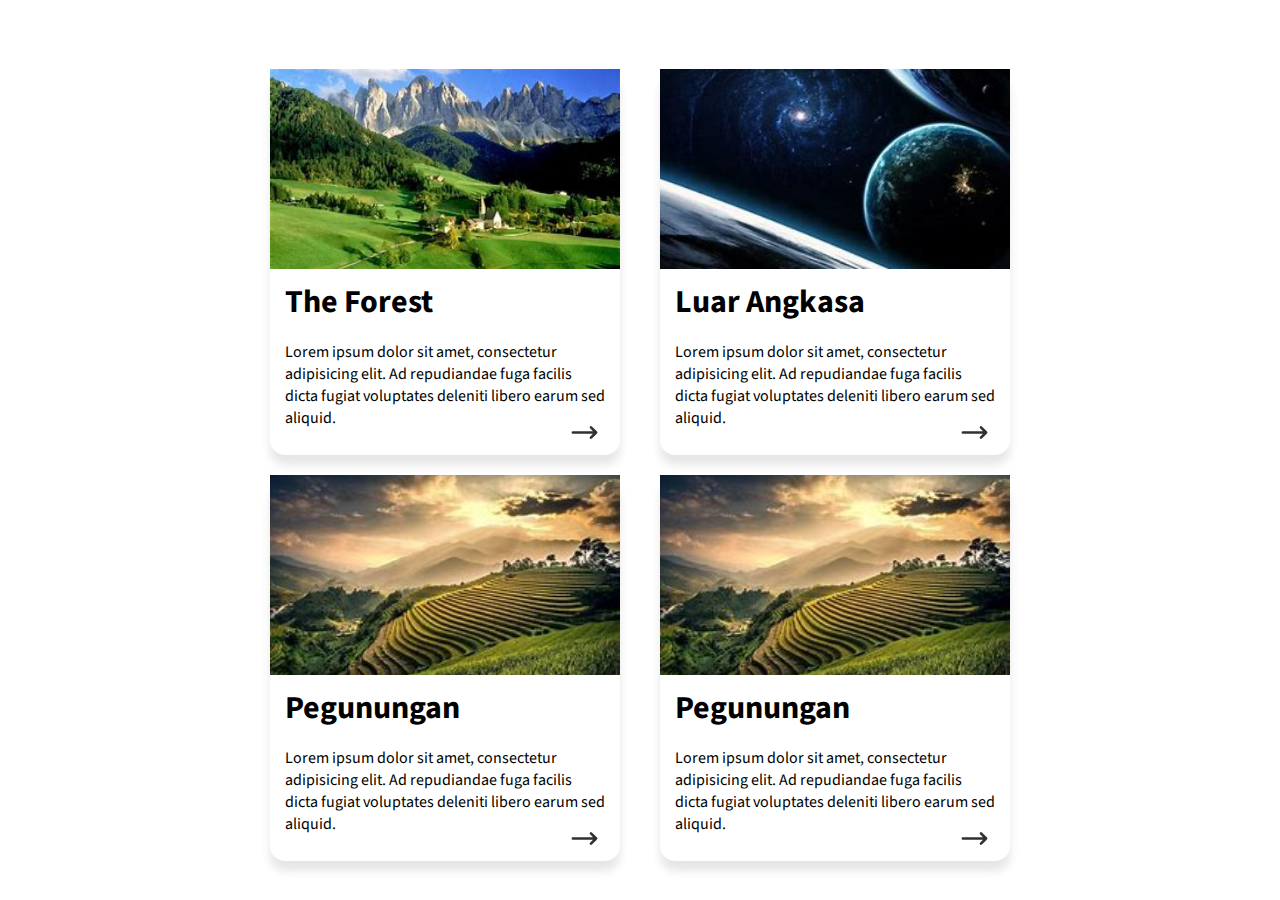
<file: Latihan1/index.html>
<html lang="en">

<head>
    <meta charset="UTF-8">
    <meta name="viewport" content="width=device-width, initial-scale=1.0">
    <title>Card Responsive</title>
    <link rel="stylesheet" href="style.css">
    <link href="https://fonts.googleapis.com/css2?family=Source+Sans+Pro:ital,wght@0,2
00;0,300;0,400;0,600;0,700;0,900;1,200;1,300;1,400;1,600;1,700;1,900&display
=swap" rel="stylesheet">
</head>

<body>
    <div class="container">
        <div class="card">
            <div class="head-card">
                <img src="1.jpg" alt="">
            </div>
            <div class="body-card">
                <h1>The Forest</h1>
                <p>Lorem ipsum dolor sit amet, consectetur adipisicing elit. Ad repudiandae
                    fuga facilis dicta fugiat voluptates deleniti libero earum sed aliquid. </p>
                <svg class="w-6 h-6" fill="none" stroke="#303030" viewBox="0 0 24 24"
                    xmlns="http://www.w3.org/2000/svg">
                    <path stroke-linecap="round" stroke- linejoin="round" stroke-width="2" d="M17 8l4 4m0 0l-4 4m4-4H3">
                    </path>
                </svg>

            </div>
        </div>
        <div class="card">
            <div class="head-card">
                <img src="2.jpg" alt="">
            </div>
            <div class="body-card">
                <h1>Luar Angkasa </h1>
                <p>Lorem ipsum dolor sit amet, consectetur adipisicing elit. Ad repudiandae
                    fuga facilis dicta fugiat voluptates deleniti libero earum sed aliquid. </p>
                <svg class="w-6 h-6" fill="none" stroke="#303030" viewBox="0 0 24 24"
                    xmlns="http://www.w3.org/2000/svg">
                    <path stroke-linecap="round" stroke- linejoin="round" stroke-width="2" d="M17 8l4 4m0 0l-4 4m4-4H3">
                    </path>
                </svg>

            </div>
        </div>
        <div class="card">
            <div class="head-card">
                <img src="3.jpg" alt="">
            </div>
            <div class="body-card">
                <h1>Pegunungan</h1>
                <p>Lorem ipsum dolor sit amet, consectetur adipisicing elit. Ad repudiandae
                    fuga facilis dicta fugiat voluptates deleniti libero earum sed aliquid. </p>
                <svg class="w-6 h-6" fill="none" stroke="#303030" viewBox="0 0 24 24"
                    xmlns="http://www.w3.org/2000/svg">
                    <path stroke-linecap="round" stroke- linejoin="round" stroke-width="2" d="M17 8l4 4m0 0l-4 4m4-4H3">
                    </path>
                </svg>

            </div>
        </div>
        <div class="card">
            <div class="head-card">
                <img src="3.jpg" alt="">
            </div>
            <div class="body-card">
                <h1>Pegunungan</h1>
                <p>Lorem ipsum dolor sit amet, consectetur adipisicing elit. Ad repudiandae
                    fuga facilis dicta fugiat voluptates deleniti libero earum sed aliquid. </p>
                <svg class="w-6 h-6" fill="none" stroke="#303030" viewBox="0 0 24 24"
                    xmlns="http://www.w3.org/2000/svg">
                    <path stroke-linecap="round" stroke- linejoin="round" stroke-width="2" d="M17 8l4 4m0 0l-4 4m4-4H3">
                    </path>
                </svg>

            </div>
        </div>
    </div>
</body>

</html>
</file>
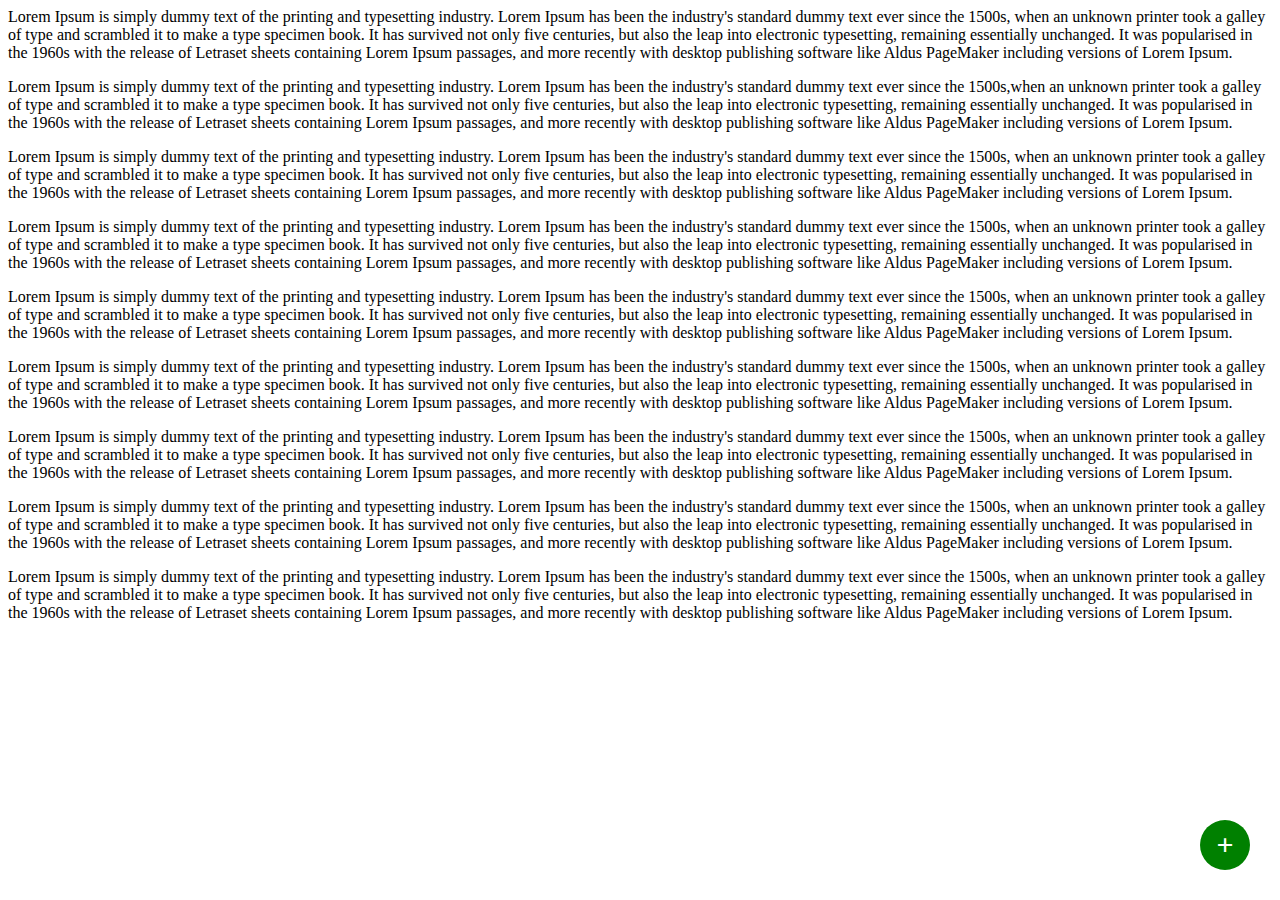
<file: Latihan2/index.html>
<html lang="en">

<head>
    <meta charset="UTF-8">
    <meta name="viewport" content="width=device-width, initial-scale=1.0">
    <title>Card Responsive</title>
    <link rel="stylesheet" href="style.css">
    <link href="https://fonts.googleapis.com/css2?family=Source+Sans+Pro:ital,wght@0,2
00;0,300;0,400;0,600;0,700;0,900;1,200;1,300;1,400;1,600;1,700;1,900&display
=swap" rel="stylesheet">
</head>

<body>
    <a href="#" class="act-btn">
        +
    </a>
    <!-- konten website -->

    <p>Lorem Ipsum is simply dummy text of the printing and typesetting industry.
        Lorem Ipsum has been the industry's standard dummy text ever since the 1500s,
        when an unknown printer took a galley of type and scrambled it to make a type
        specimen book. It has survived not only five centuries, but also the leap into
        electronic typesetting, remaining essentially unchanged. It was popularised in the
        1960s with the release of Letraset sheets containing Lorem Ipsum passages, and
        more recently with desktop publishing software like Aldus PageMaker including
        versions of Lorem Ipsum.</p>
    <p>Lorem Ipsum is simply dummy text of the printing and typesetting industry.
        Lorem Ipsum has been the industry's standard dummy text ever since the 1500s,when an unknown printer took a
        galley of type and scrambled it to make a type
        specimen book. It has survived not only five centuries, but also the leap into
        electronic typesetting, remaining essentially unchanged. It was popularised in the
        1960s with the release of Letraset sheets containing Lorem Ipsum passages, and
        more recently with desktop publishing software like Aldus PageMaker including
        versions of Lorem Ipsum.</p>
    <p>Lorem Ipsum is simply dummy text of the printing and typesetting industry.
        Lorem Ipsum has been the industry's standard dummy text ever since the 1500s,
        when an unknown printer took a galley of type and scrambled it to make a type
        specimen book. It has survived not only five centuries, but also the leap into
        electronic typesetting, remaining essentially unchanged. It was popularised in the
        1960s with the release of Letraset sheets containing Lorem Ipsum passages, and
        more recently with desktop publishing software like Aldus PageMaker including
        versions of Lorem Ipsum.</p>
    <p>Lorem Ipsum is simply dummy text of the printing and typesetting industry.
        Lorem Ipsum has been the industry's standard dummy text ever since the 1500s,
        when an unknown printer took a galley of type and scrambled it to make a type
        specimen book. It has survived not only five centuries, but also the leap into
        electronic typesetting, remaining essentially unchanged. It was popularised in the
        1960s with the release of Letraset sheets containing Lorem Ipsum passages, and
        more recently with desktop publishing software like Aldus PageMaker including
        versions of Lorem Ipsum.</p>
    <p>Lorem Ipsum is simply dummy text of the printing and typesetting industry.
        Lorem Ipsum has been the industry's standard dummy text ever since the 1500s,
        when an unknown printer took a galley of type and scrambled it to make a type
        specimen book. It has survived not only five centuries, but also the leap into
        electronic typesetting, remaining essentially unchanged. It was popularised in the
        1960s with the release of Letraset sheets containing Lorem Ipsum passages, and
        more recently with desktop publishing software like Aldus PageMaker including
        versions of Lorem Ipsum.</p>
    <p>Lorem Ipsum is simply dummy text of the printing and typesetting industry.
        Lorem Ipsum has been the industry's standard dummy text ever since the 1500s,
        when an unknown printer took a galley of type and scrambled it to make a type
        specimen book. It has survived not only five centuries, but also the leap into
        electronic typesetting, remaining essentially unchanged. It was popularised in the
        1960s with the release of Letraset sheets containing Lorem Ipsum passages, and
        more recently with desktop publishing software like Aldus PageMaker including
        versions of Lorem Ipsum.</p>
    <p>Lorem Ipsum is simply dummy text of the printing and typesetting industry.
        Lorem Ipsum has been the industry's standard dummy text ever since the 1500s,
        when an unknown printer took a galley of type and scrambled it to make a type
        specimen book. It has survived not only five centuries, but also the leap into
        electronic typesetting, remaining essentially unchanged. It was popularised in the
        1960s with the release of Letraset sheets containing Lorem Ipsum passages, and
        more recently with desktop publishing software like Aldus PageMaker including
        versions of Lorem Ipsum.</p>
    <p>Lorem Ipsum is simply dummy text of the printing and typesetting industry.
        Lorem Ipsum has been the industry's standard dummy text ever since the 1500s,
        when an unknown printer took a galley of type and scrambled it to make a type
        specimen book. It has survived not only five centuries, but also the leap into
        electronic typesetting, remaining essentially unchanged. It was popularised in the
        1960s with the release of Letraset sheets containing Lorem Ipsum passages, and
        more recently with desktop publishing software like Aldus PageMaker including
        versions of Lorem Ipsum.</p>
    <p>Lorem Ipsum is simply dummy text of the printing and typesetting industry.
        Lorem Ipsum has been the industry's standard dummy text ever since the 1500s,
        when an unknown printer took a galley of type and scrambled it to make a type
        specimen book. It has survived not only five centuries, but also the leap into
        electronic typesetting, remaining essentially unchanged. It was popularised in the
        1960s with the release of Letraset sheets containing Lorem Ipsum passages, and
        more recently with desktop publishing software like Aldus PageMaker including
        versions of Lorem Ipsum.</p>
</body>

</html>
</file>
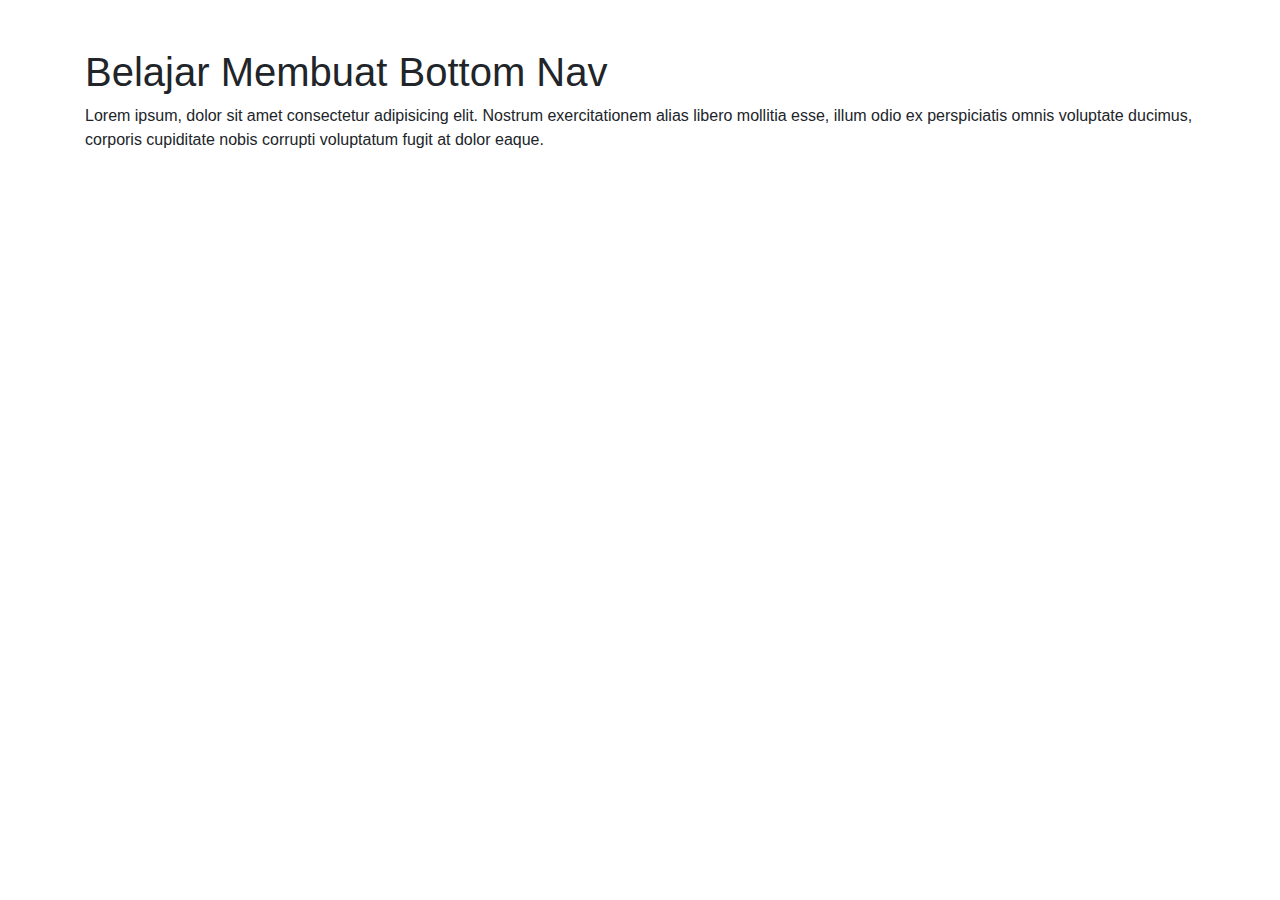
<file: Latihan3/index.html>
<html lang="en">

<head>
    <meta charset="UTF-8">
    <meta name="viewport" content="width=device-width, initial-scale=1.0">
    <title>Bottom Navbar Bootstrap</title>
    <link rel="stylesheet" href="https://stackpath.bootstrapcdn.com/bootstrap/4.3.1/css/bootstrap.min.css" integrity="sha384-ggOyR0iXCbMQv3Xipma34MD+dH/1fQ784/j6cY/iJTQUOhcWr7x9JvoRxT2MZw1T" crossorigin="anonymous">
</head>

<body>
    <!-- Bottom Navbar -->

    <nav class="navbar navbar-dark bg-info navbar-expand d-md-none d-lg-none d-
xl-none">

        <ul class="navbar-nav nav-justified w-100">
            <li class="nav-item">
                <a href="#" class="nav-link">Home</a>
            </li>
            <li class="nav-item">
                <a href="#" class="nav-link">Cari</a>
            </li>
            <li class="nav-item">
                <a href="#" class="nav-link">Add</a>
            <li class="nav-item">
                <a href="#" class="nav-link">Notif</a>
            </li>
            <li class="nav-item">
                <a href="#" class="nav-link">Profile</a>
            </li>
        </ul>
    </nav>

    <article class="container py-5">
        <h1 class="h1">Belajar Membuat Bottom Nav</h1>
        <p>Lorem ipsum, dolor sit amet consectetur adipisicing elit. Nostrum
            exercitationem alias libero mollitia esse, illum odio ex perspiciatis omnis
            voluptate ducimus, corporis cupiditate nobis corrupti voluptatum fugit at dolor
            eaque.</p>
    </article>
</body>

</html>
</file>
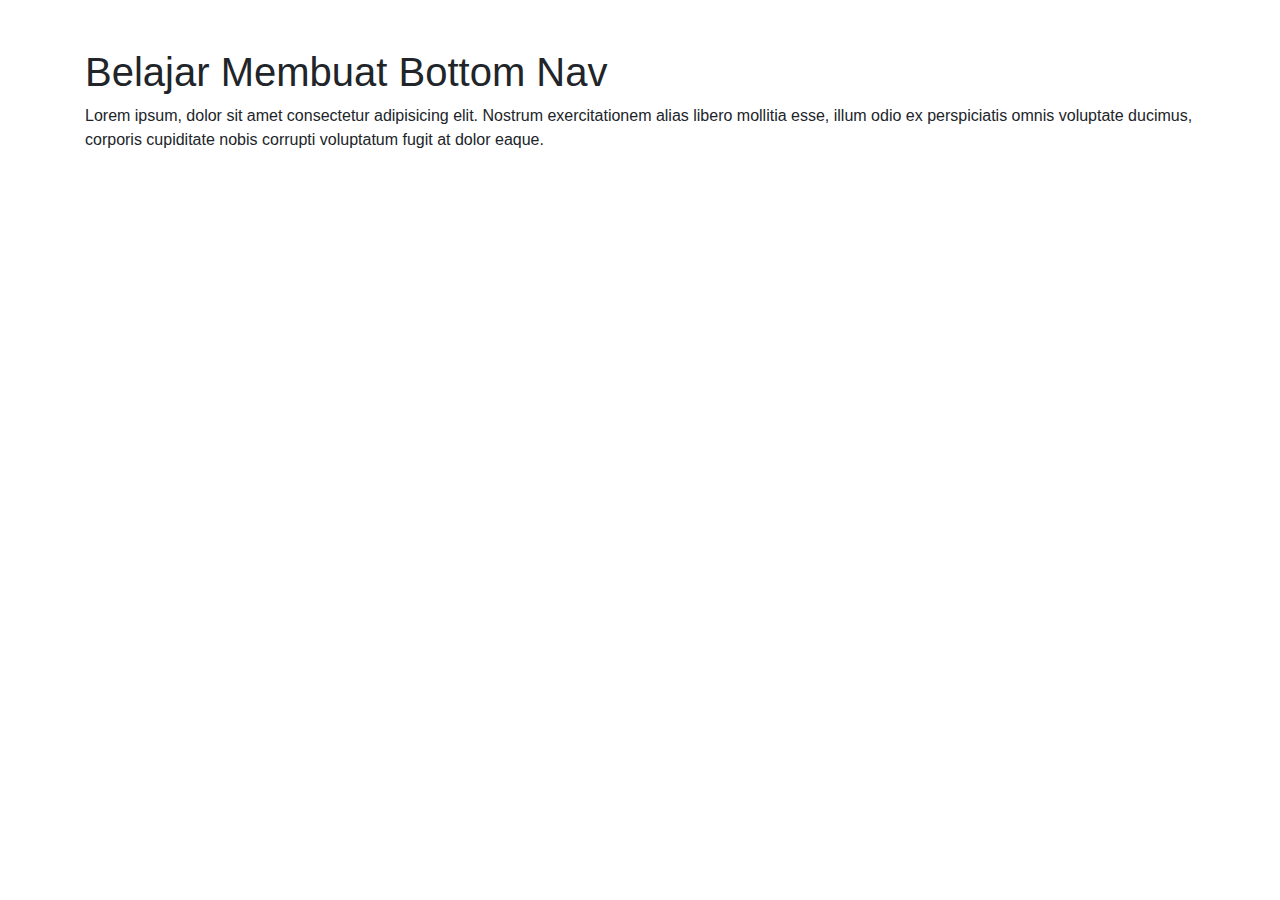
<file: Latihan3/index1.html>
<html lang="en">

<head>
    <meta charset="UTF-8">
    <meta name="viewport" content="width=device-width, initial-scale=1.0">
    <title>Bottom Navbar Bootstrap</title>
    <link rel="stylesheet" href="https://stackpath.bootstrapcdn.com/bootstrap/4.3.1/css/bootstrap.min.css" integrity="sha384-
ggOyR0iXCbMQv3Xipma34MD+dH/1fQ784/j6cY/iJTQUOhcWr7x9JvoRxT2MZw1T" crossorigin="anonymous">
</head>

<body>
    <!-- Bottom Navbar -->
    <nav class="navbar navbar-dark bg-info navbar-expand d-md-none d-lg-none d-xl-none fixed-bottom">
        <ul class="navbar-nav nav-justified w-100">
            <li class="nav-item">
                <a href="#" class="nav-link"><svg xmlns="http://www.w3.org/2000/svg" width="20" height="20" fill="currentColor" class="bi bi-house-door" viewBox="0 0 16 16">
                    <path d="M8.354 1.146a.5.5 0 0 0-.708 0l-6 6A.5.5 0 0 0 1.5 7.5v7a.5.5 0 0 0 .5.5h4.5a.5.5 0 0 0 .5-.5v-4h2v4a.5.5 0 0 0 .5.5H14a.5.5 0 0 0 .5-.5v-7a.5.5 0 0 0-.146-.354L13 5.793V2.5a.5.5 0 0 0-.5-.5h-1a.5.5 0 0 0-.5.5v1.293L8.354 1.146ZM2.5 14V7.707l5.5-5.5 5.5 5.5V14H10v-4a.5.5 0 0 0-.5-.5h-3a.5.5 0 0 0-.5.5v4H2.5Z"/>
                  </svg></a>
            </li>
            <li class="nav-item">
                <a href="#" class="nav-link"><svg xmlns="http://www.w3.org/2000/svg" width="20" height="20" fill="currentColor" class="bi bi-search" viewBox="0 0 16 16">
                    <path d="M11.742 10.344a6.5 6.5 0 1 0-1.397 1.398h-.001c.03.04.062.078.098.115l3.85 3.85a1 1 0 0 0 1.415-1.414l-3.85-3.85a1.007 1.007 0 0 0-.115-.1zM12 6.5a5.5 5.5 0 1 1-11 0 5.5 5.5 0 0 1 11 0z"/>
                  </svg></a>
            </li>
            <li class="nav-item">
                <a href="#" class="nav-link"><svg xmlns="http://www.w3.org/2000/svg" width="20" height="20" fill="currentColor" class="bi bi-plus-square" viewBox="0 0 16 16">
                    <path d="M14 1a1 1 0 0 1 1 1v12a1 1 0 0 1-1 1H2a1 1 0 0 1-1-1V2a1 1 0 0 1 1-1h12zM2 0a2 2 0 0 0-2 2v12a2 2 0 0 0 2 2h12a2 2 0 0 0 2-2V2a2 2 0 0 0-2-2H2z"/>
                    <path d="M8 4a.5.5 0 0 1 .5.5v3h3a.5.5 0 0 1 0 1h-3v3a.5.5 0 0 1-1 0v-3h-3a.5.5 0 0 1 0-1h3v-3A.5.5 0 0 1 8 4z"/>
                  </svg></a>
            </li>
            <li class="nav-item">
                <a href="#" class="nav-link"><svg xmlns="http://www.w3.org/2000/svg" width="20" height="20" fill="currentColor" class="bi bi-heart" viewBox="0 0 16 16">
                    <path d="m8 2.748-.717-.737C5.6.281 2.514.878 1.4 3.053c-.523 1.023-.641 2.5.314 4.385.92 1.815 2.834 3.989 6.286 6.357 3.452-2.368 5.365-4.542 6.286-6.357.955-1.886.838-3.362.314-4.385C13.486.878 10.4.28 8.717 2.01L8 2.748zM8 15C-7.333 4.868 3.279-3.04 7.824 1.143c.06.055.119.112.176.171a3.12 3.12 0 0 1 .176-.17C12.72-3.042 23.333 4.867 8 15z"/>
                  </svg></a>
            </li>
            <li class="nav-item">
                <a href="#" class="nav-link"><svg xmlns="http://www.w3.org/2000/svg" width="20" height="20" fill="currentColor" class="bi bi-person-circle" viewBox="0 0 16 16">
                    <path d="M11 6a3 3 0 1 1-6 0 3 3 0 0 1 6 0z"/>
                    <path fill-rule="evenodd" d="M0 8a8 8 0 1 1 16 0A8 8 0 0 1 0 8zm8-7a7 7 0 0 0-5.468 11.37C3.242 11.226 4.805 10 8 10s4.757 1.225 5.468 2.37A7 7 0 0 0 8 1z"/>
                  </svg></a>
            </li>
        </ul>
    </nav>
    <article class="container py-5">
        <h1 class="h1">Belajar Membuat Bottom Nav</h1>
        <p>Lorem ipsum, dolor sit amet consectetur adipisicing elit. Nostrum exercitationem
            alias libero mollitia esse, illum odio ex perspiciatis omnis voluptate ducimus, corporis
            cupiditate nobis corrupti voluptatum fugit at dolor eaque.</p>
    </article>
</body>

</html>
</file>
<file: Latihan1/style.css>
body {
    margin: 30px 0 0;
    padding: 0;
    font-family: 'Source Sans Pro', sans-serif;
    display: flex;
    justify-content: center;
    align-items: center;
}

.container {
    padding: 0;
    margin: auto;
    display: grid;
    grid-template-columns: repeat(8, 1fr);
    margin: 5px 15px;
    gap: 20px;
    position: relative;
}

.card {
    width: 100%;
    height: auto;
    grid-column: span 8;
    margin: 10px 0;
    border-radius: 15px;
    position: relative;
    box-shadow: 0 10px 10px rgba(0, 0, 0, .1);
}

.head-card img {
    width: 100%;
    height: 200px;
    object-fit: cover;
}

.body-card {
    padding: 10px 15px;
}

.body-card h1 {
    margin: 0;
}

.body-card svg {
    width: 31px;
    position: absolute;
    bottom: 7px;
    right: 20px;
}

@media screen and (min-width: 550px) {
    .card {
        grid-column: span 4;
    }

    @media screen and (min-width: 760px) {
        .card {
            width: 350px;
            margin: 0 10px;
        }

        @media screen and (min-width: 960px) {
        
        }
    }
}
</file>
<file: Latihan2/style.css>
.act-btn{
    background:green;
    display: block;
    width: 50px;
    height: 50px;
    line-height: 50px;
    text-align: center;
    color: white;
    font-size: 30px;
    font-weight: bold;
    border-radius: 50%;
    -webkit-border-radius: 50%;
    text-decoration: none;
    transition: ease all 0.3s;
    position: fixed;
    right: 30px;
    bottom:30px;
    }
    .act-btn:hover{background: blue}
</file>
